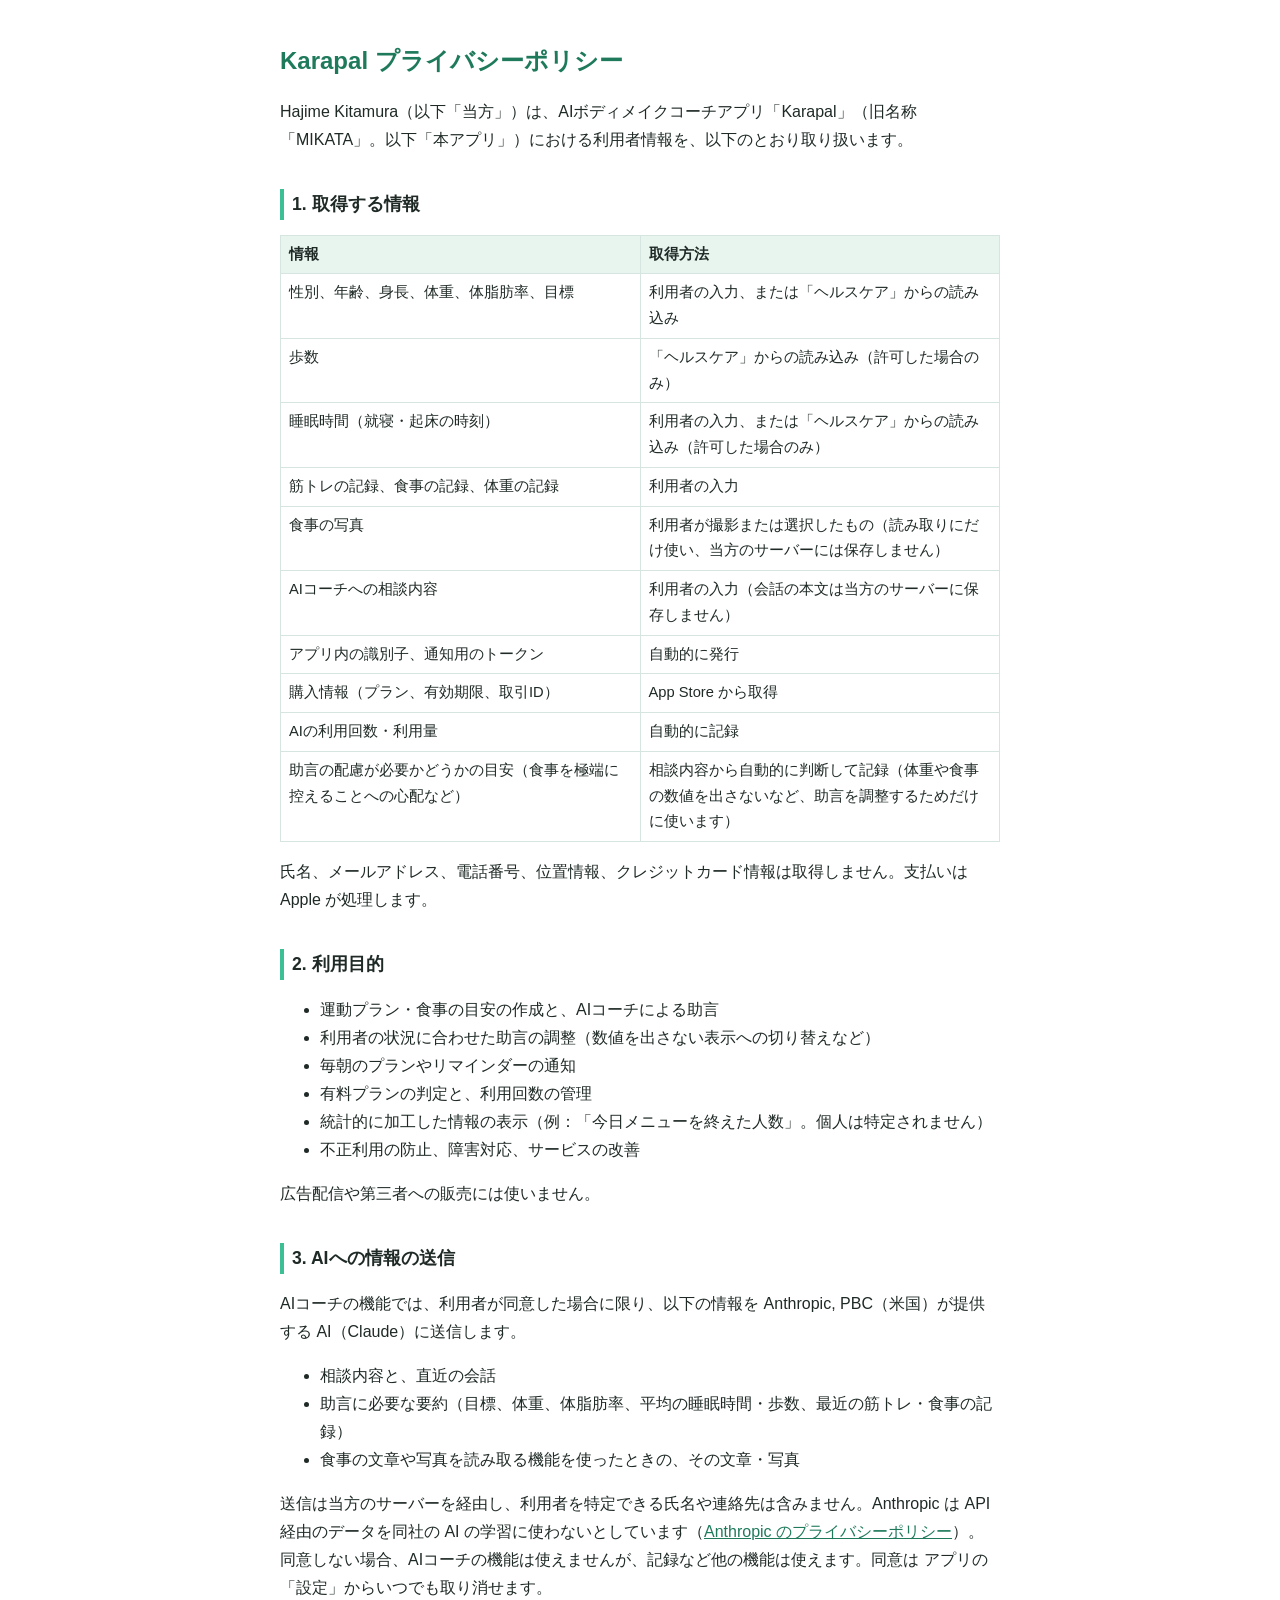
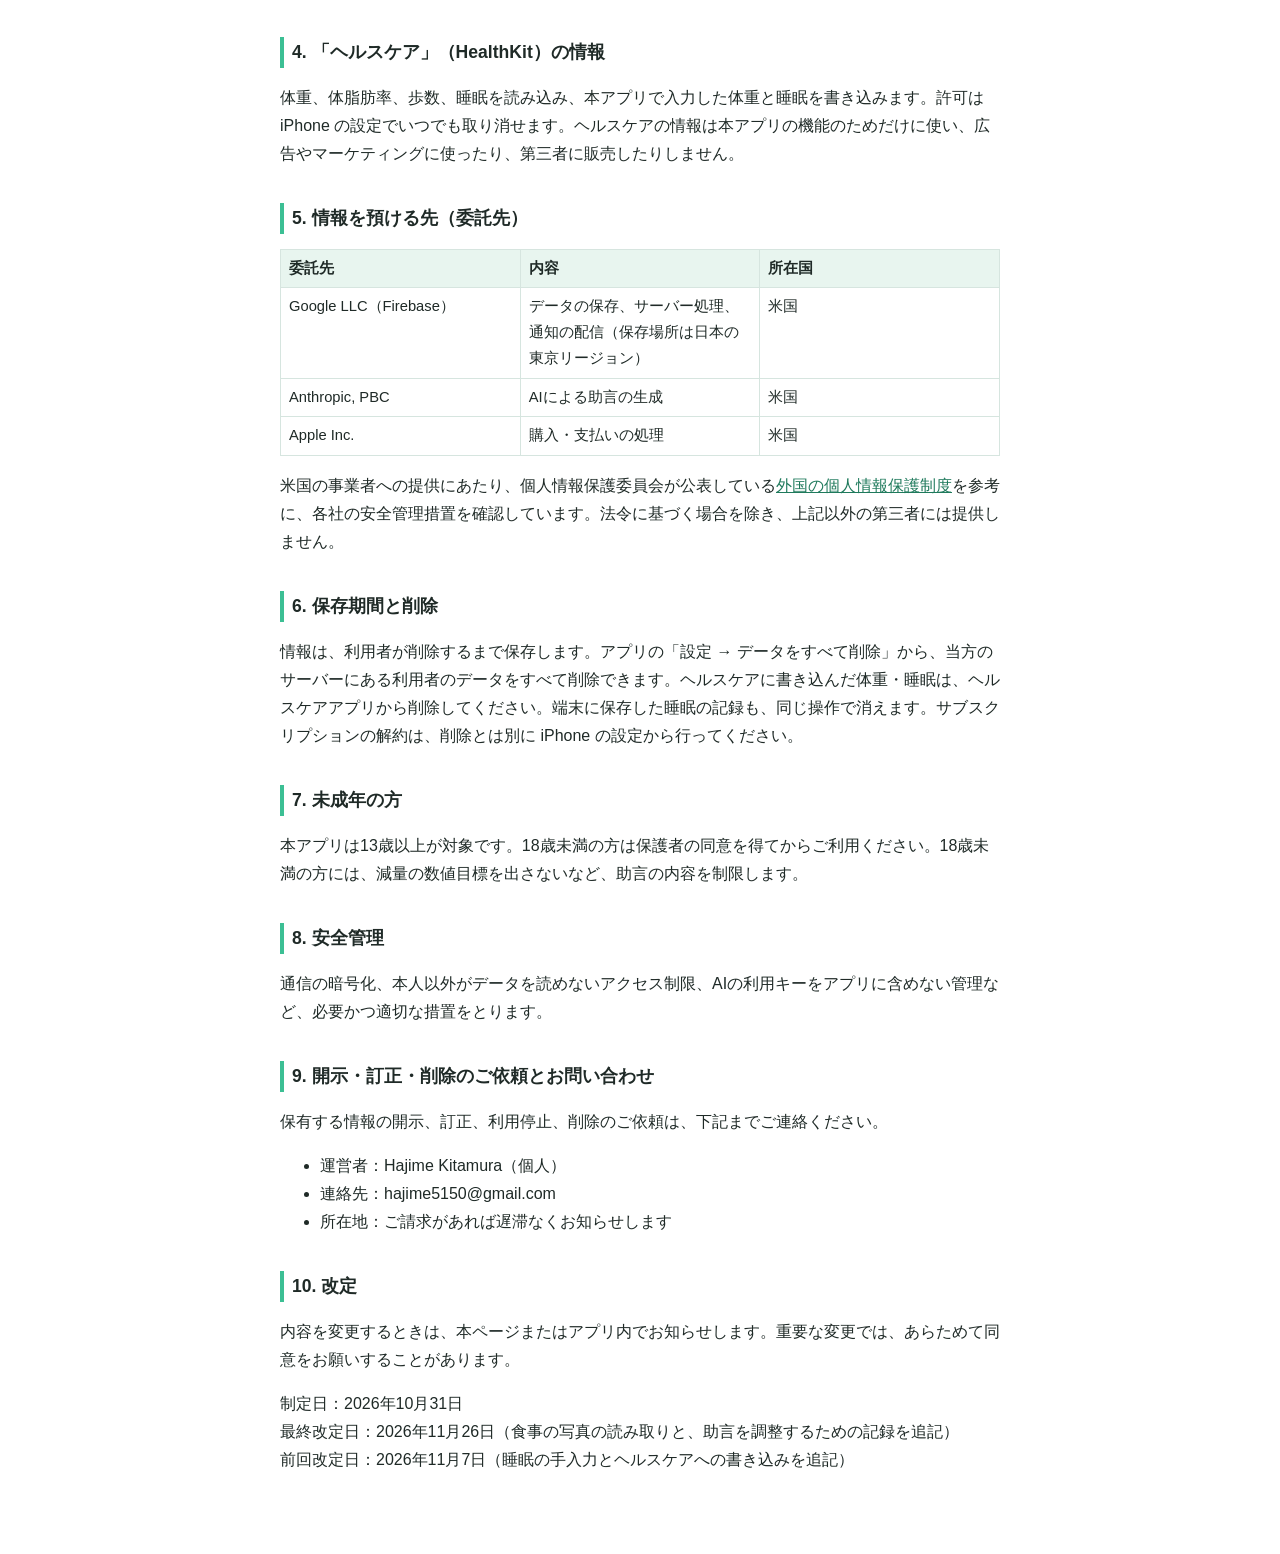
<file: privacy.html>
<!DOCTYPE html>
<html xmlns="http://www.w3.org/1999/xhtml" lang="ja" xml:lang="ja">
<head>
  <meta charset="utf-8" />
  <meta name="generator" content="pandoc" />
  <meta name="viewport" content="width=device-width, initial-scale=1.0, user-scalable=yes" />
  <title>Karapal プライバシーポリシー</title>
  <style>
    code{white-space: pre-wrap;}
    span.smallcaps{font-variant: small-caps;}
    div.columns{display: flex; gap: min(4vw, 1.5em);}
    div.column{flex: auto; overflow-x: auto;}
    div.hanging-indent{margin-left: 1.5em; text-indent: -1.5em;}
    /* The extra [class] is a hack that increases specificity enough to
       override a similar rule in reveal.js */
    ul.task-list[class]{list-style: none;}
    ul.task-list li input[type="checkbox"] {
      font-size: inherit;
      width: 0.8em;
      margin: 0 0.8em 0.2em -1.6em;
      vertical-align: middle;
    }
    .display.math{display: block; text-align: center; margin: 0.5rem auto;}
  </style>
  <link rel="stylesheet" href="style.css" />
</head>
<body>
<header id="title-block-header">
<h1 class="title">Karapal プライバシーポリシー</h1>
</header>
<p>Hajime
Kitamura（以下「当方」）は、AIボディメイクコーチアプリ「Karapal」（旧名称「MIKATA」。以下「本アプリ」）における利用者情報を、以下のとおり取り扱います。</p>
<h2 id="取得する情報">1. 取得する情報</h2>
<table>
<colgroup>
<col style="width: 50%" />
<col style="width: 50%" />
</colgroup>
<thead>
<tr class="header">
<th>情報</th>
<th>取得方法</th>
</tr>
</thead>
<tbody>
<tr class="odd">
<td>性別、年齢、身長、体重、体脂肪率、目標</td>
<td>利用者の入力、または「ヘルスケア」からの読み込み</td>
</tr>
<tr class="even">
<td>歩数</td>
<td>「ヘルスケア」からの読み込み（許可した場合のみ）</td>
</tr>
<tr class="even">
<td>睡眠時間（就寝・起床の時刻）</td>
<td>利用者の入力、または「ヘルスケア」からの読み込み（許可した場合のみ）</td>
</tr>
<tr class="odd">
<td>筋トレの記録、食事の記録、体重の記録</td>
<td>利用者の入力</td>
</tr>
<tr class="even">
<td>食事の写真</td>
<td>利用者が撮影または選択したもの（読み取りにだけ使い、当方のサーバーには保存しません）</td>
</tr>
<tr class="even">
<td>AIコーチへの相談内容</td>
<td>利用者の入力（会話の本文は当方のサーバーに保存しません）</td>
</tr>
<tr class="odd">
<td>アプリ内の識別子、通知用のトークン</td>
<td>自動的に発行</td>
</tr>
<tr class="even">
<td>購入情報（プラン、有効期限、取引ID）</td>
<td>App Store から取得</td>
</tr>
<tr class="odd">
<td>AIの利用回数・利用量</td>
<td>自動的に記録</td>
</tr>
<tr class="even">
<td>助言の配慮が必要かどうかの目安（食事を極端に控えることへの心配など）</td>
<td>相談内容から自動的に判断して記録（体重や食事の数値を出さないなど、助言を調整するためだけに使います）</td>
</tr>
</tbody>
</table>
<p>氏名、メールアドレス、電話番号、位置情報、クレジットカード情報は取得しません。支払いは
Apple が処理します。</p>
<h2 id="利用目的">2. 利用目的</h2>
<ul>
<li>運動プラン・食事の目安の作成と、AIコーチによる助言</li>
<li>利用者の状況に合わせた助言の調整（数値を出さない表示への切り替えなど）</li>
<li>毎朝のプランやリマインダーの通知</li>
<li>有料プランの判定と、利用回数の管理</li>
<li>統計的に加工した情報の表示（例：「今日メニューを終えた人数」。個人は特定されません）</li>
<li>不正利用の防止、障害対応、サービスの改善</li>
</ul>
<p>広告配信や第三者への販売には使いません。</p>
<h2 id="aiへの情報の送信">3. AIへの情報の送信</h2>
<p>AIコーチの機能では、利用者が同意した場合に限り、以下の情報を
Anthropic, PBC（米国）が提供する AI（Claude）に送信します。</p>
<ul>
<li>相談内容と、直近の会話</li>
<li>助言に必要な要約（目標、体重、体脂肪率、平均の睡眠時間・歩数、最近の筋トレ・食事の記録）</li>
<li>食事の文章や写真を読み取る機能を使ったときの、その文章・写真</li>
</ul>
<p>送信は当方のサーバーを経由し、利用者を特定できる氏名や連絡先は含みません。Anthropic
は API 経由のデータを同社の AI の学習に使わないとしています（<a
href="https://www.anthropic.com/legal/privacy">Anthropic
のプライバシーポリシー</a>）。同意しない場合、AIコーチの機能は使えませんが、記録など他の機能は使えます。同意は
アプリの「設定」からいつでも取り消せます。</p>
<h2 id="ヘルスケアhealthkitの情報">4.
「ヘルスケア」（HealthKit）の情報</h2>
<p>体重、体脂肪率、歩数、睡眠を読み込み、本アプリで入力した体重と睡眠を書き込みます。許可は
iPhone
の設定でいつでも取り消せます。ヘルスケアの情報は本アプリの機能のためだけに使い、広告やマーケティングに使ったり、第三者に販売したりしません。</p>
<h2 id="情報を預ける先委託先">5. 情報を預ける先（委託先）</h2>
<table>
<colgroup>
<col style="width: 33%" />
<col style="width: 33%" />
<col style="width: 33%" />
</colgroup>
<thead>
<tr class="header">
<th>委託先</th>
<th>内容</th>
<th>所在国</th>
</tr>
</thead>
<tbody>
<tr class="odd">
<td>Google LLC（Firebase）</td>
<td>データの保存、サーバー処理、通知の配信（保存場所は日本の東京リージョン）</td>
<td>米国</td>
</tr>
<tr class="even">
<td>Anthropic, PBC</td>
<td>AIによる助言の生成</td>
<td>米国</td>
</tr>
<tr class="odd">
<td>Apple Inc.</td>
<td>購入・支払いの処理</td>
<td>米国</td>
</tr>
</tbody>
</table>
<p>米国の事業者への提供にあたり、個人情報保護委員会が公表している<a
href="https://www.ppc.go.jp/personalinfo/legal/kaiseihogohou/#gaikoku">外国の個人情報保護制度</a>を参考に、各社の安全管理措置を確認しています。法令に基づく場合を除き、上記以外の第三者には提供しません。</p>
<h2 id="保存期間と削除">6. 保存期間と削除</h2>
<p>情報は、利用者が削除するまで保存します。アプリの「設定 →
データをすべて削除」から、当方のサーバーにある利用者のデータをすべて削除できます。ヘルスケアに書き込んだ体重・睡眠は、ヘルスケアアプリから削除してください。端末に保存した睡眠の記録も、同じ操作で消えます。サブスクリプションの解約は、削除とは別に
iPhone の設定から行ってください。</p>
<h2 id="未成年の方">7. 未成年の方</h2>
<p>本アプリは13歳以上が対象です。18歳未満の方は保護者の同意を得てからご利用ください。18歳未満の方には、減量の数値目標を出さないなど、助言の内容を制限します。</p>
<h2 id="安全管理">8. 安全管理</h2>
<p>通信の暗号化、本人以外がデータを読めないアクセス制限、AIの利用キーをアプリに含めない管理など、必要かつ適切な措置をとります。</p>
<h2 id="開示訂正削除のご依頼とお問い合わせ">9.
開示・訂正・削除のご依頼とお問い合わせ</h2>
<p>保有する情報の開示、訂正、利用停止、削除のご依頼は、下記までご連絡ください。</p>
<ul>
<li>運営者：Hajime Kitamura（個人）</li>
<li>連絡先：hajime5150@gmail.com</li>
<li>所在地：ご請求があれば遅滞なくお知らせします</li>
</ul>
<h2 id="改定">10. 改定</h2>
<p>内容を変更するときは、本ページまたはアプリ内でお知らせします。重要な変更では、あらためて同意をお願いすることがあります。</p>
<p>制定日：2026年10月31日<br>
最終改定日：2026年11月26日（食事の写真の読み取りと、助言を調整するための記録を追記）<br>
前回改定日：2026年11月7日（睡眠の手入力とヘルスケアへの書き込みを追記）</p>
</body>
</html>
</file>
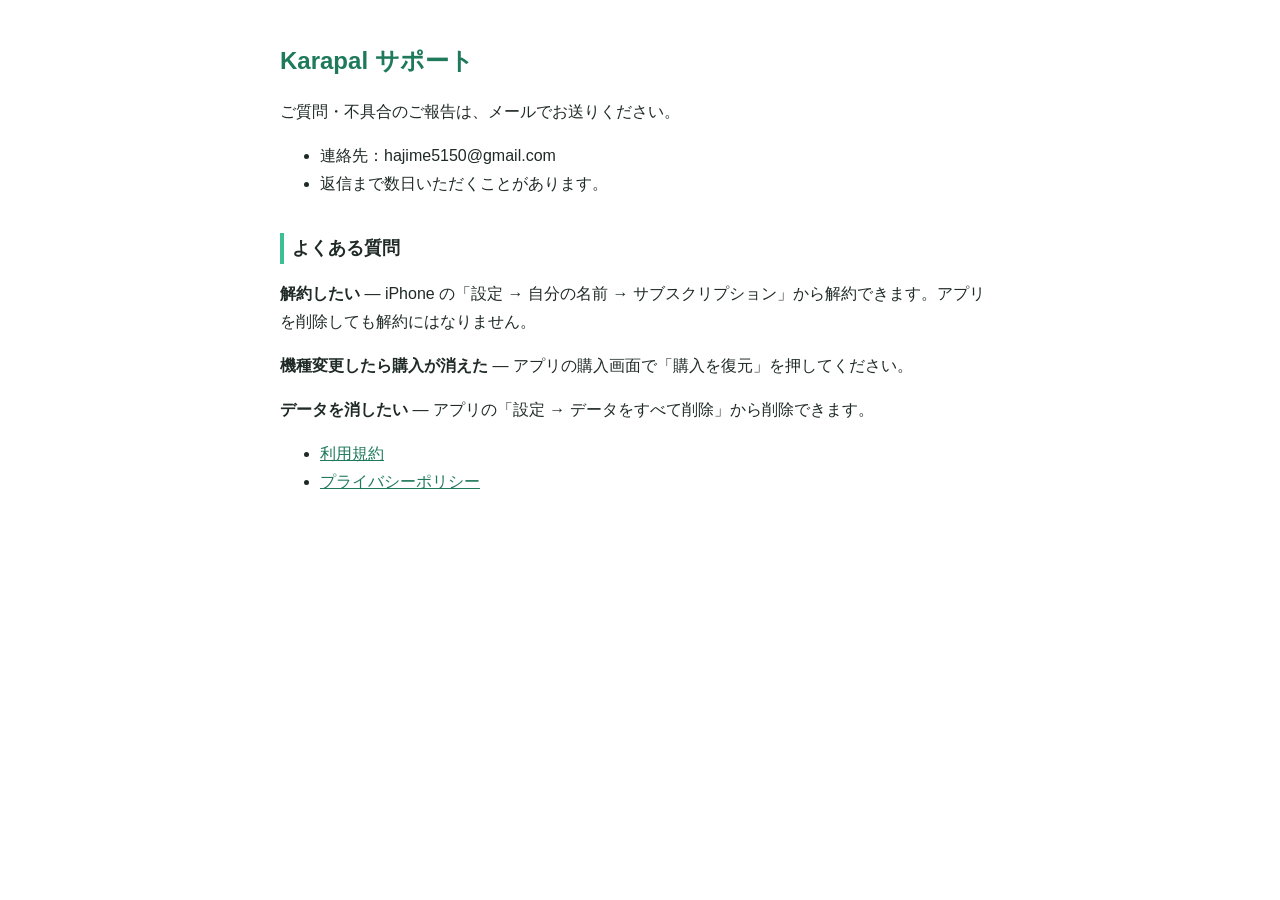
<file: support.html>
<!DOCTYPE html>
<html xmlns="http://www.w3.org/1999/xhtml" lang="ja" xml:lang="ja">
<head>
  <meta charset="utf-8" />
  <meta name="generator" content="pandoc" />
  <meta name="viewport" content="width=device-width, initial-scale=1.0, user-scalable=yes" />
  <title>Karapal サポート</title>
  <style>
    code{white-space: pre-wrap;}
    span.smallcaps{font-variant: small-caps;}
    div.columns{display: flex; gap: min(4vw, 1.5em);}
    div.column{flex: auto; overflow-x: auto;}
    div.hanging-indent{margin-left: 1.5em; text-indent: -1.5em;}
    /* The extra [class] is a hack that increases specificity enough to
       override a similar rule in reveal.js */
    ul.task-list[class]{list-style: none;}
    ul.task-list li input[type="checkbox"] {
      font-size: inherit;
      width: 0.8em;
      margin: 0 0.8em 0.2em -1.6em;
      vertical-align: middle;
    }
    .display.math{display: block; text-align: center; margin: 0.5rem auto;}
  </style>
  <link rel="stylesheet" href="style.css" />
</head>
<body>
<header id="title-block-header">
<h1 class="title">Karapal サポート</h1>
</header>
<p>ご質問・不具合のご報告は、メールでお送りください。</p>
<ul>
<li>連絡先：hajime5150@gmail.com</li>
<li>返信まで数日いただくことがあります。</li>
</ul>
<h2 id="よくある質問">よくある質問</h2>
<p><strong>解約したい</strong> — iPhone の「設定 → 自分の名前 →
サブスクリプション」から解約できます。アプリを削除しても解約にはなりません。</p>
<p><strong>機種変更したら購入が消えた</strong> —
アプリの購入画面で「購入を復元」を押してください。</p>
<p><strong>データを消したい</strong> — アプリの「設定 →
データをすべて削除」から削除できます。</p>
<ul>
<li><a href="terms.html">利用規約</a></li>
<li><a href="privacy.html">プライバシーポリシー</a></li>
</ul>
</body>
</html>
</file>
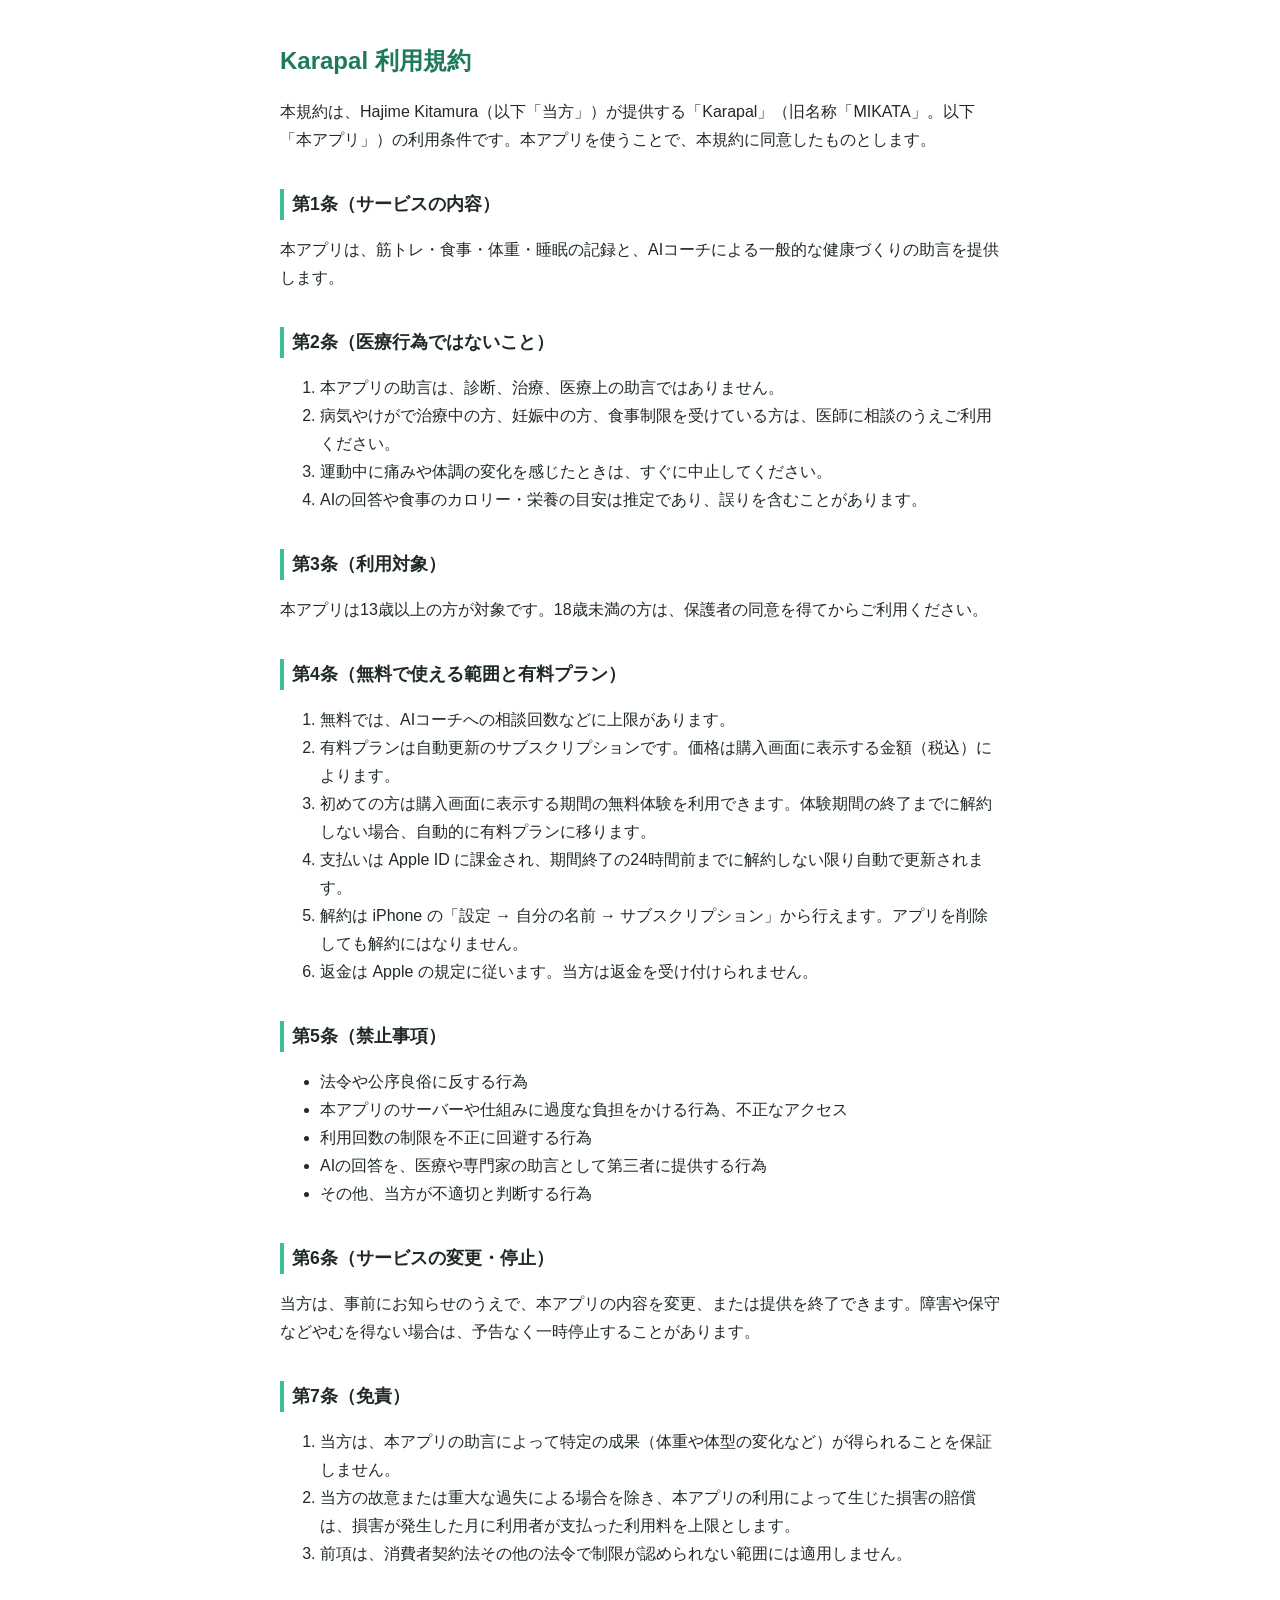
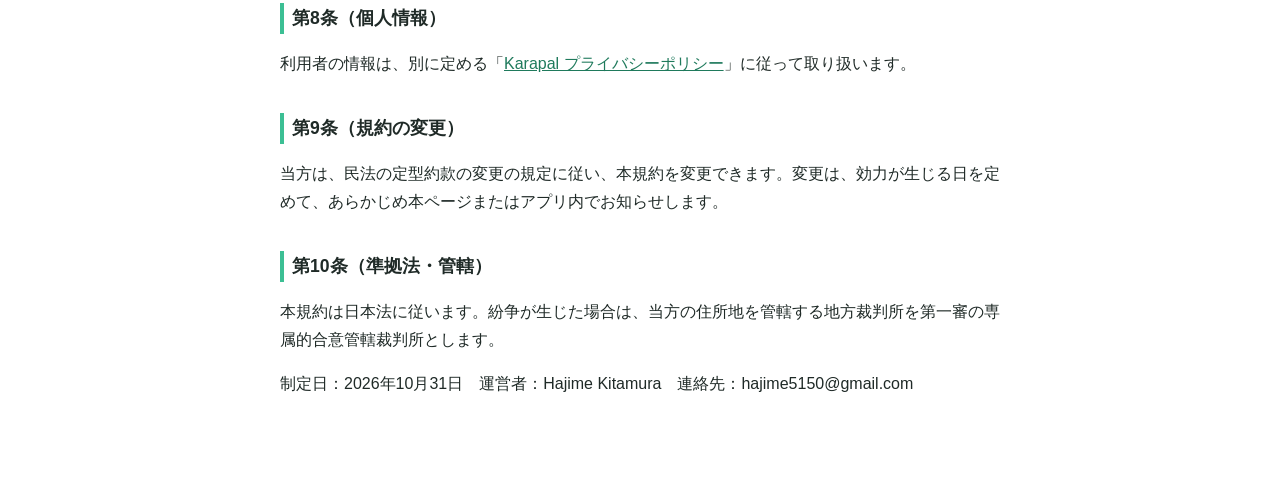
<file: terms.html>
<!DOCTYPE html>
<html xmlns="http://www.w3.org/1999/xhtml" lang="ja" xml:lang="ja">
<head>
  <meta charset="utf-8" />
  <meta name="generator" content="pandoc" />
  <meta name="viewport" content="width=device-width, initial-scale=1.0, user-scalable=yes" />
  <title>Karapal 利用規約</title>
  <style>
    code{white-space: pre-wrap;}
    span.smallcaps{font-variant: small-caps;}
    div.columns{display: flex; gap: min(4vw, 1.5em);}
    div.column{flex: auto; overflow-x: auto;}
    div.hanging-indent{margin-left: 1.5em; text-indent: -1.5em;}
    /* The extra [class] is a hack that increases specificity enough to
       override a similar rule in reveal.js */
    ul.task-list[class]{list-style: none;}
    ul.task-list li input[type="checkbox"] {
      font-size: inherit;
      width: 0.8em;
      margin: 0 0.8em 0.2em -1.6em;
      vertical-align: middle;
    }
    .display.math{display: block; text-align: center; margin: 0.5rem auto;}
  </style>
  <link rel="stylesheet" href="style.css" />
</head>
<body>
<header id="title-block-header">
<h1 class="title">Karapal 利用規約</h1>
</header>
<p>本規約は、Hajime
Kitamura（以下「当方」）が提供する「Karapal」（旧名称「MIKATA」。以下「本アプリ」）の利用条件です。本アプリを使うことで、本規約に同意したものとします。</p>
<h2 id="第1条サービスの内容">第1条（サービスの内容）</h2>
<p>本アプリは、筋トレ・食事・体重・睡眠の記録と、AIコーチによる一般的な健康づくりの助言を提供します。</p>
<h2 id="第2条医療行為ではないこと">第2条（医療行為ではないこと）</h2>
<ol type="1">
<li>本アプリの助言は、診断、治療、医療上の助言ではありません。</li>
<li>病気やけがで治療中の方、妊娠中の方、食事制限を受けている方は、医師に相談のうえご利用ください。</li>
<li>運動中に痛みや体調の変化を感じたときは、すぐに中止してください。</li>
<li>AIの回答や食事のカロリー・栄養の目安は推定であり、誤りを含むことがあります。</li>
</ol>
<h2 id="第3条利用対象">第3条（利用対象）</h2>
<p>本アプリは13歳以上の方が対象です。18歳未満の方は、保護者の同意を得てからご利用ください。</p>
<h2
id="第4条無料で使える範囲と有料プラン">第4条（無料で使える範囲と有料プラン）</h2>
<ol type="1">
<li>無料では、AIコーチへの相談回数などに上限があります。</li>
<li>有料プランは自動更新のサブスクリプションです。価格は購入画面に表示する金額（税込）によります。</li>
<li>初めての方は購入画面に表示する期間の無料体験を利用できます。体験期間の終了までに解約しない場合、自動的に有料プランに移ります。</li>
<li>支払いは Apple ID
に課金され、期間終了の24時間前までに解約しない限り自動で更新されます。</li>
<li>解約は iPhone の「設定 → 自分の名前 →
サブスクリプション」から行えます。アプリを削除しても解約にはなりません。</li>
<li>返金は Apple の規定に従います。当方は返金を受け付けられません。</li>
</ol>
<h2 id="第5条禁止事項">第5条（禁止事項）</h2>
<ul>
<li>法令や公序良俗に反する行為</li>
<li>本アプリのサーバーや仕組みに過度な負担をかける行為、不正なアクセス</li>
<li>利用回数の制限を不正に回避する行為</li>
<li>AIの回答を、医療や専門家の助言として第三者に提供する行為</li>
<li>その他、当方が不適切と判断する行為</li>
</ul>
<h2 id="第6条サービスの変更停止">第6条（サービスの変更・停止）</h2>
<p>当方は、事前にお知らせのうえで、本アプリの内容を変更、または提供を終了できます。障害や保守などやむを得ない場合は、予告なく一時停止することがあります。</p>
<h2 id="第7条免責">第7条（免責）</h2>
<ol type="1">
<li>当方は、本アプリの助言によって特定の成果（体重や体型の変化など）が得られることを保証しません。</li>
<li>当方の故意または重大な過失による場合を除き、本アプリの利用によって生じた損害の賠償は、損害が発生した月に利用者が支払った利用料を上限とします。</li>
<li>前項は、消費者契約法その他の法令で制限が認められない範囲には適用しません。</li>
</ol>
<h2 id="第8条個人情報">第8条（個人情報）</h2>
<p>利用者の情報は、別に定める「<a href="privacy.html">Karapal
プライバシーポリシー</a>」に従って取り扱います。</p>
<h2 id="第9条規約の変更">第9条（規約の変更）</h2>
<p>当方は、民法の定型約款の変更の規定に従い、本規約を変更できます。変更は、効力が生じる日を定めて、あらかじめ本ページまたはアプリ内でお知らせします。</p>
<h2 id="第10条準拠法管轄">第10条（準拠法・管轄）</h2>
<p>本規約は日本法に従います。紛争が生じた場合は、当方の住所地を管轄する地方裁判所を第一審の専属的合意管轄裁判所とします。</p>
<p>制定日：2026年10月31日　運営者：Hajime
Kitamura　連絡先：hajime5150@gmail.com</p>
</body>
</html>
</file>
<file: style.css>
body{max-width:720px;margin:0 auto;padding:24px 16px 64px;font-family:-apple-system,"Hiragino Sans","Noto Sans JP",sans-serif;line-height:1.75;color:#1f2a27;background:#fff}
h1{font-size:1.5rem;color:#1f7a5c}h2{font-size:1.1rem;margin-top:2em;border-left:4px solid #3cbf94;padding-left:8px}
table{border-collapse:collapse;width:100%;font-size:.92rem;display:block;overflow-x:auto}th,td{border:1px solid #d6e5df;padding:6px 8px;text-align:left;vertical-align:top}th{background:#e8f5ef}
a{color:#1f7a5c}
@media (prefers-color-scheme:dark){body{background:#121816;color:#e6efeb}th{background:#1d2a25}th,td{border-color:#2c3c36}a,h1{color:#7fd9b8}}
</file>
